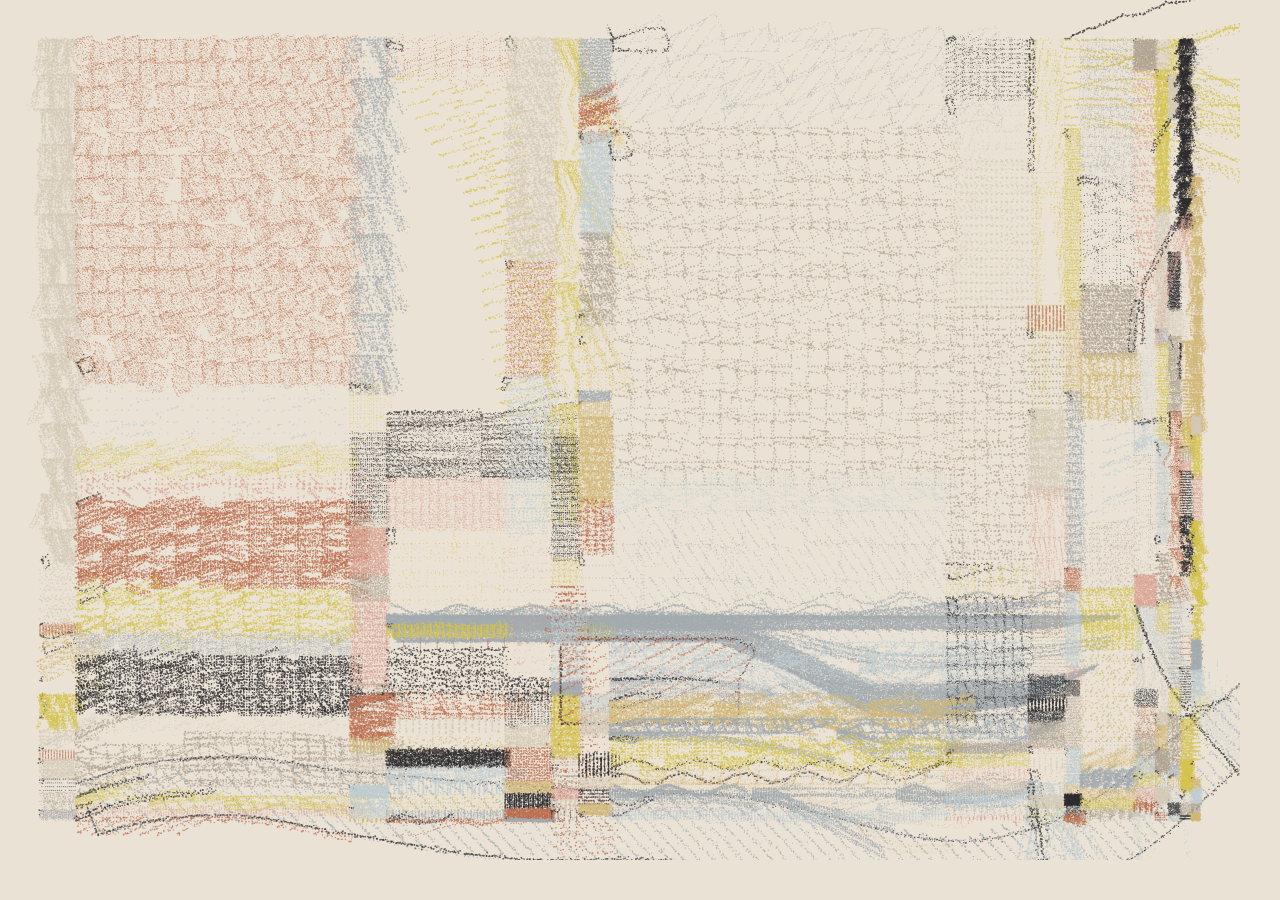
<file: codeFiles/anni albers study/index.html>
<!DOCTYPE html>
<html lang="en">
  <head>
    <meta charset="utf-8" />
    <meta name="viewport" content="width=device-width, initial-scale=1.0">

    <title>Sketch</title>

    <link rel="stylesheet" type="text/css" href="style.css">

    <script src="libraries/p5.min.js"></script>
    <script src="libraries/p5.sound.min.js"></script>
    <script src="libraries/spectral.min.js"></script>
    <script src="libraries/p5.brush.js"></script>
  <!-- <script src="https://cdn.jsdelivr.net/npm/p5.brush@1.1.1/dist/p5.brush.js"></script> -->
  </head>

  <body>
    <script src="sketch.js"></script>
  </body>
</html>
</file>
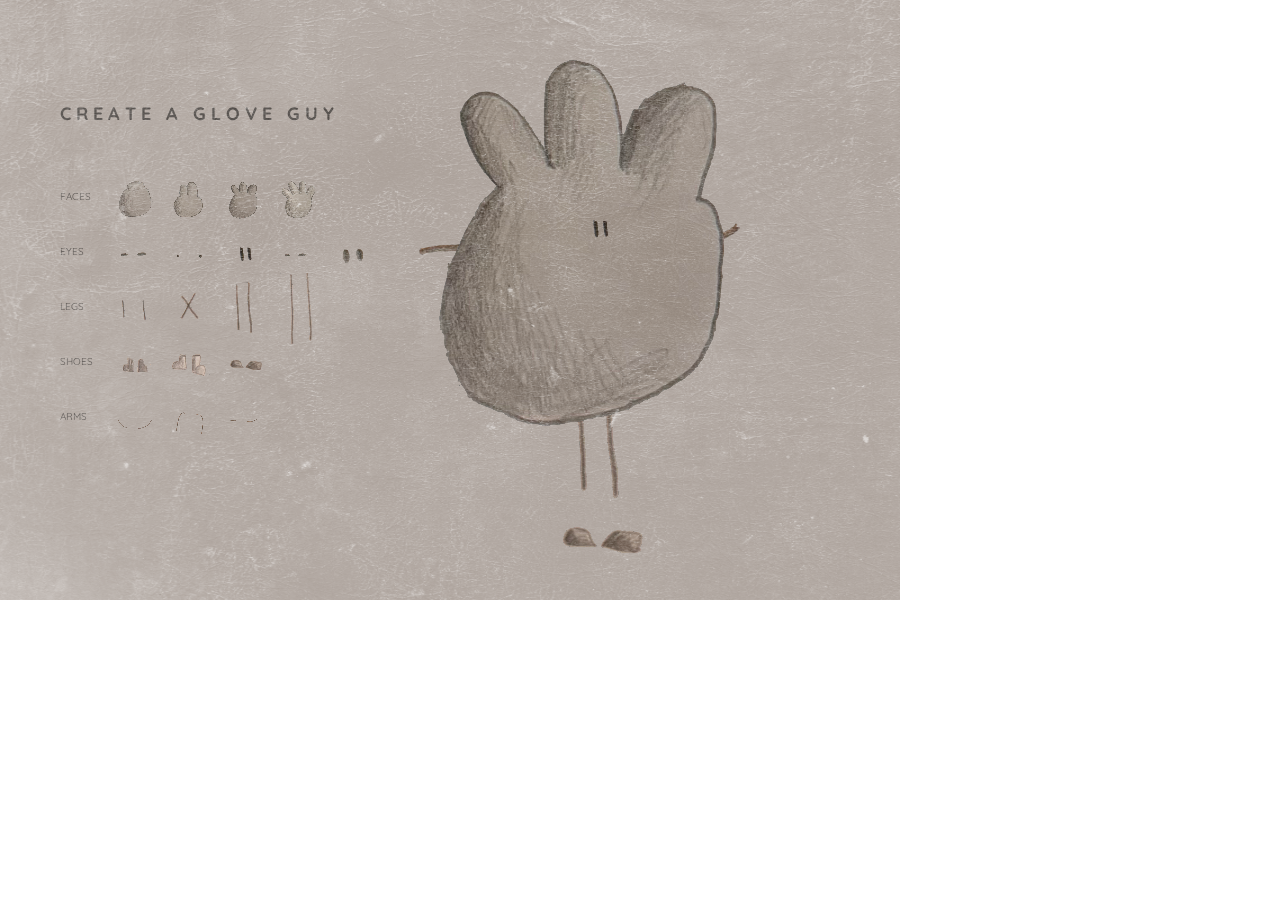
<file: codeFiles/gloveGuy/index.html>
<!DOCTYPE html>
<html lang="en">
  <head>
    <meta charset="utf-8" />
    <meta name="viewport" content="width=device-width, initial-scale=1.0">

    <title>Sketch</title>

    <link rel="stylesheet" type="text/css" href="style.css">

    <script src="libraries/p5.min.js"></script>
    <script src="libraries/p5.sound.min.js"></script>
    <link href="https://fonts.googleapis.com/css2?family=Quicksand:wght@400;700&display=swap" rel="stylesheet">
   


  </head>

  <body>
    <script src="sketch.js"></script>
  </body>
</html>
</file>
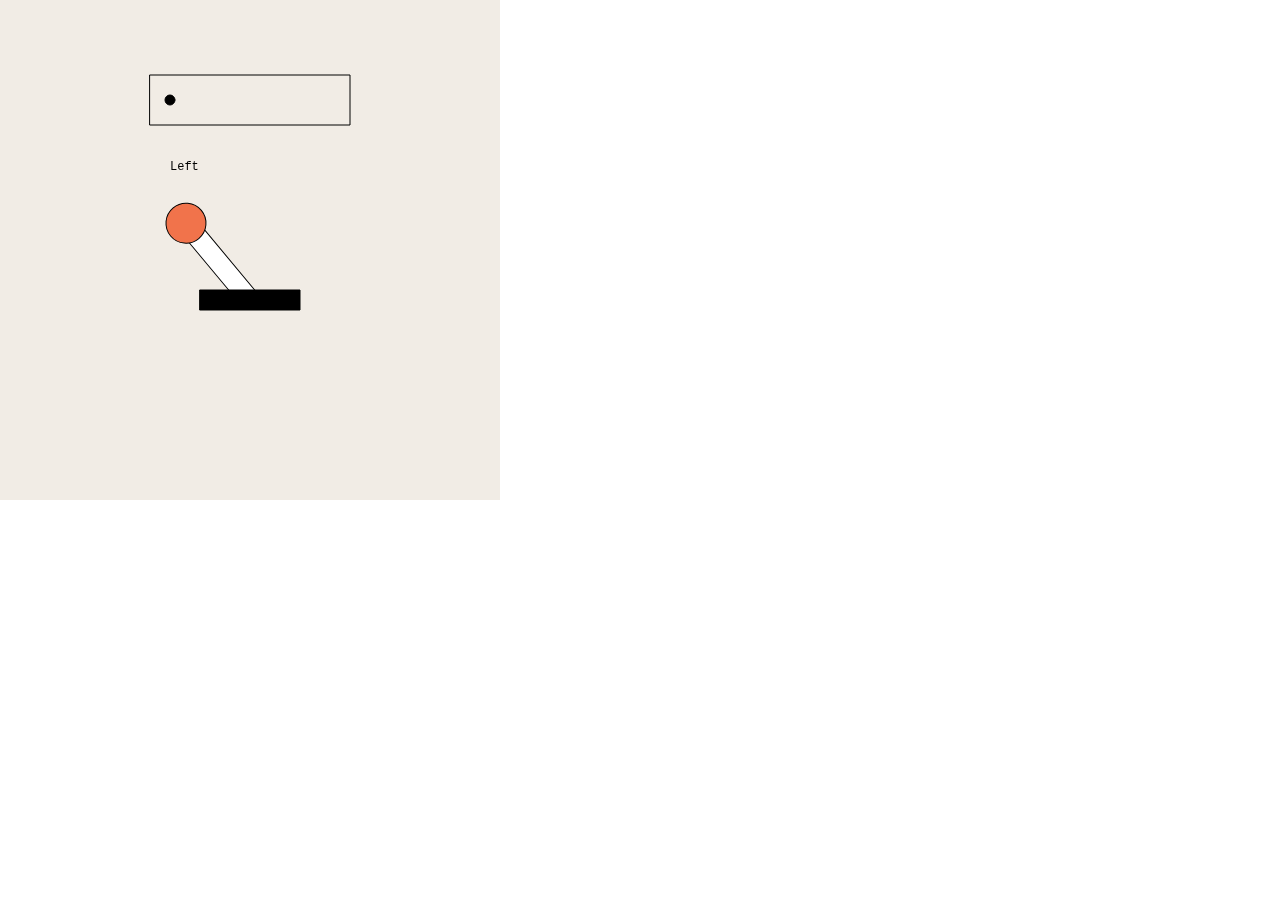
<file: codeFiles/joystick/index.html>
<!DOCTYPE html>
<html lang="en">
  <head>
    <meta charset="utf-8" />
    <meta name="viewport" content="width=device-width, initial-scale=1.0">

    <title>Sketch</title>

    <link rel="stylesheet" type="text/css" href="style.css">

    <script src="libraries/p5.min.js"></script>
    <script src="libraries/p5.sound.min.js"></script>
  </head>

  <body>
    <script src="sketch.js"></script>

  </body>
</html>
</file>
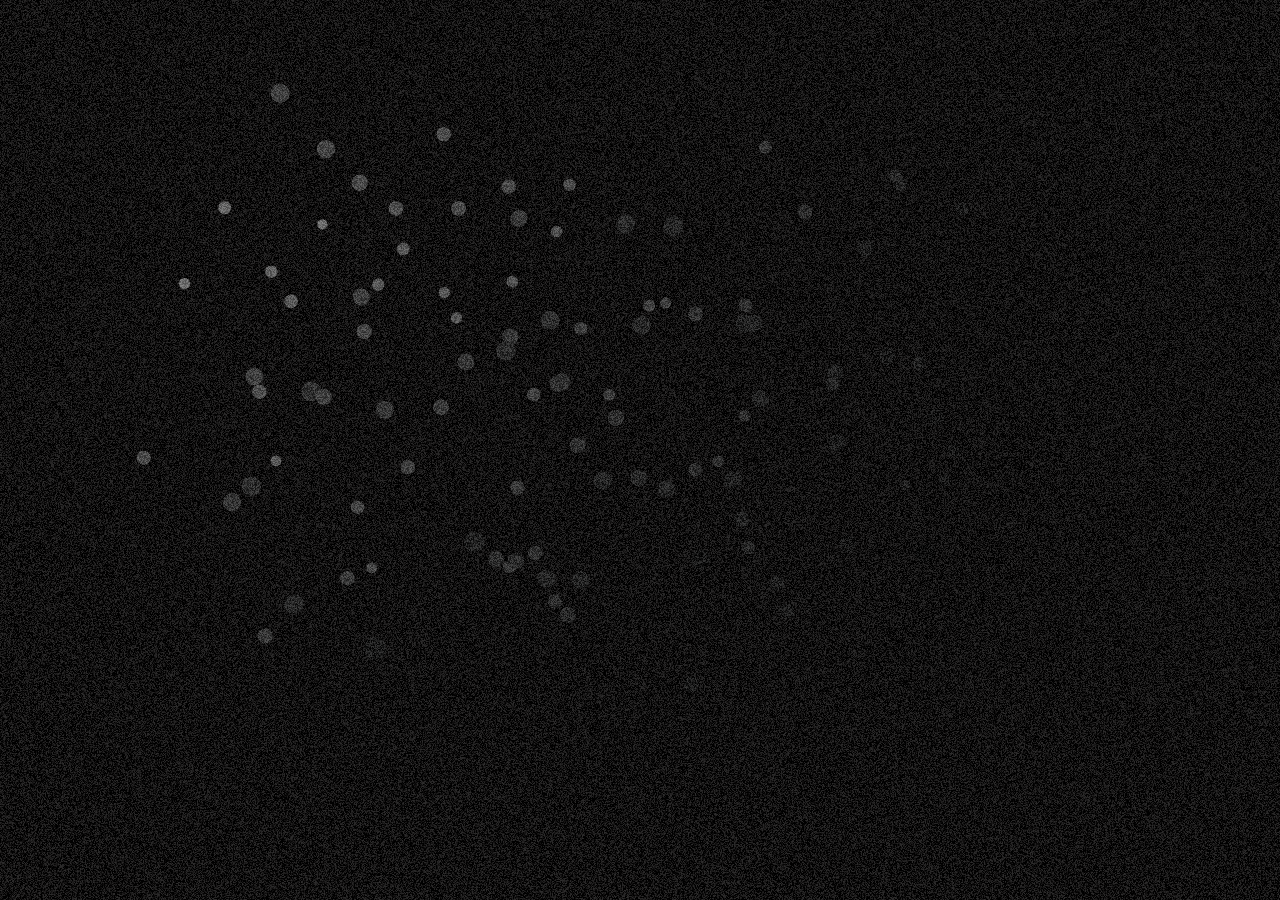
<file: codeFiles/soots/index.html>
<!DOCTYPE html>
<html lang="en">
  <head>
    <meta charset="utf-8" />
    <meta name="viewport" content="width=device-width, initial-scale=1.0">

    <title>Sketch</title>

    <link rel="stylesheet" type="text/css" href="style.css">

    <script src="libraries/p5.min.js"></script>
    <script src="libraries/p5.sound.min.js"></script>
    <script src="./libraries/p5.grain.min.js"></script>
  </head>

  <body>
    <script src="sketch.js"></script>
  </body>
</html>
</file>
<file: codeFiles/anni albers study/style.css>
html, body {
  margin: 0;
  padding: 0;
}

canvas {
  display: block;
}
</file>
<file: codeFiles/gloveGuy/style.css>
html, body {
  margin: 0;
  padding: 0;
}

canvas {
  display: block;
}
</file>
<file: codeFiles/joystick/style.css>
html, body {
  margin: 0;
  padding: 0;
}

canvas {
  display: block;
}

input[type="text"] {
  font-family:'Courier New';
  color: black;
  font-size: 10px;
  padding:5px;
}

input[type="text"]:focus{
  -webkit-appearance: none;
border: 1px solid black;
outline: .02px solid black;
border-radius: 1px;
}





input[type="range"] { 
  margin: auto;
  -webkit-appearance: none;
  position: relative;
  overflow: hidden;
  height: 20px;
  width: 200px;
  cursor: pointer;
  border-radius: 10px; /* iOS */
  border: 1px solid black;
  
}

::-webkit-slider-runnable-track {
  background: white;
  /* border: 1px solid black; */
}

/*
* 1. Set to 0 width and remove border for a slider without a thumb
*/
::-webkit-slider-thumb {
  -webkit-appearance: none;
  width: 20px; /* 1 */
  height: 20px;
  background: #fff;
  box-shadow: -100vw 0 0 100vw black;
  border: 1px solid black; /* 1 */
}

::-moz-range-track {
  height: 10px;
  background: white;
}

::-moz-range-thumb {
  background: #fff;
  height: 10px;
  width: 20px;
  /* border: 3px solid #999; */
  border-radius: 0 !important;
  box-shadow: -100vw 0 0 100vw black;
  box-sizing: border-box;
}

::-ms-fill-lower { 
  background: black;
}

::-ms-thumb { 
  background: #fff;
  border: 2px solid white;
  height: 10px;
  width: 20px;
  box-sizing: border-box;
}

::-ms-ticks-after { 
  display: none; 
}

::-ms-ticks-before { 
  display: none; 
}

::-ms-track { 
  background: #ddd;
  color: transparent;
  height: 10px;
  border: none;
}
</file>
<file: codeFiles/soots/style.css>
html, body {
  margin: 0;
  padding: 0;

}


/* body {
  cursor: url('mouse.png'), auto;
} */
canvas {
  display: block;
}
</file>
